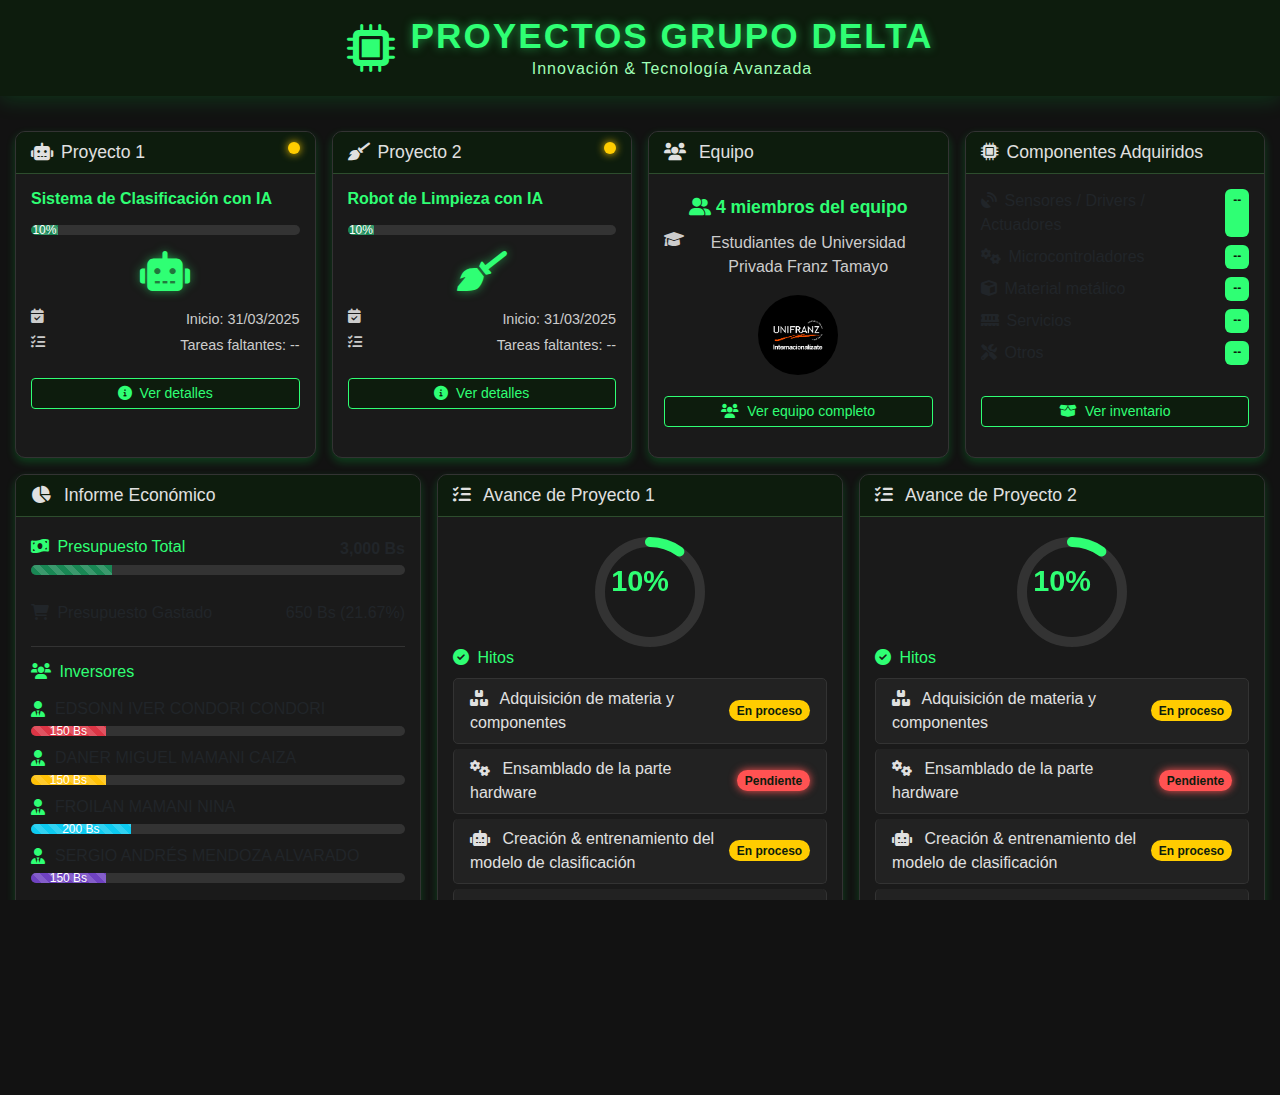
<file: index.html>
<!DOCTYPE html>
<html lang="es">
<head>
    <meta charset="UTF-8">
    <meta name="viewport" content="width=device-width, initial-scale=1.0">
    <title>Proyectos Grupo Delta</title>
    <!-- Bootstrap CSS -->
    <link href="https://cdn.jsdelivr.net/npm/bootstrap@5.3.0-alpha1/dist/css/bootstrap.min.css" rel="stylesheet">
    <!-- Font Awesome para iconos -->
    <link rel="stylesheet" href="https://cdnjs.cloudflare.com/ajax/libs/font-awesome/6.0.0/css/all.min.css">
    <!-- Estilos personalizados -->
    <link rel="stylesheet" href="styles.css">
</head>
<body>
    <!-- Header con título principal -->
    <header class="main-header">
        <div class="container-fluid">
            <div class="row align-items-center">
                <div class="col-12 text-center">
                    <div class="header-content">
                        <i class="fas fa-microchip logo-icon me-3"></i>
                        <div>
                            <h1 class="main-title">PROYECTOS GRUPO DELTA</h1>
                            <p class="subtitle">Innovación & Tecnología Avanzada</p>
                        </div>
                    </div>
                </div>
            </div>
        </div>
    </header>

    <!-- Contenedor principal -->
    <div class="container-fluid dashboard-container">
        <div class="row g-3">
            <!-- Proyecto 1 -->
            <div class="col-md-6 col-lg-3">
                <div class="card dashboard-card">
                    <div class="card-header d-flex justify-content-between">
                        <h5><i class="fas fa-robot me-2"></i>Proyecto 1</h5>
                        <div class="status-indicator in-progress" title="En progreso"></div>
                    </div>
                    <div class="card-body">
                        <h6 class="project-title">Sistema de Clasificación con IA</h6>
                        <div class="progress mt-3">
                            <div class="progress-bar bg-success" role="progressbar" style="width: 10%;" aria-valuenow="10" aria-valuemin="0" aria-valuemax="100">10%</div>
                        </div>
                        <div class="text-center mt-3">
                            <i class="fas fa-robot project-icon"></i>
                        </div>
                        <div class="project-stats mt-3">
                            <div class="stat-item">
                                <i class="fas fa-calendar-check"></i> Inicio: 31/03/2025
                            </div>
                            <div class="stat-item">
                                <i class="fas fa-tasks"></i> Tareas faltantes: --
                            </div>
                        </div>
                        <a href="proyecto1.html" class="btn btn-sm btn-custom mt-3 w-100">
                            <i class="fas fa-info-circle me-1"></i> Ver detalles
                        </a>
                    </div>
                </div>
            </div>
            
            <!-- Proyecto 2 -->
            <div class="col-md-6 col-lg-3">
                <div class="card dashboard-card">
                    <div class="card-header d-flex justify-content-between">
                        <h5><i class="fas fa-broom me-2"></i>Proyecto 2</h5>
                        <div class="status-indicator in-progress" title="En progreso"></div>
                    </div>
                    <div class="card-body">
                        <h6 class="project-title">Robot de Limpieza con IA</h6>
                        <div class="progress mt-3">
                            <div class="progress-bar bg-success" role="progressbar" style="width: 10%;" aria-valuenow="10" aria-valuemin="0" aria-valuemax="100">10%</div>
                        </div>
                        <div class="text-center mt-3">
                            <i class="fas fa-broom project-icon"></i>
                        </div>
                        <div class="project-stats mt-3">
                            <div class="stat-item">
                                <i class="fas fa-calendar-check"></i> Inicio: 31/03/2025
                            </div>
                            <div class="stat-item">
                                <i class="fas fa-tasks"></i> Tareas faltantes: --
                            </div>
                        </div>
                        <a href="proyecto2.html" class="btn btn-sm btn-custom mt-3 w-100">
                            <i class="fas fa-info-circle me-1"></i> Ver detalles
                        </a>
                    </div>
                </div>
            </div>
            
            <!-- Equipo -->
            <div class="col-md-6 col-lg-3">
                <div class="card dashboard-card">
                    <div class="card-header">
                        <h5><i class="fas fa-users me-2"></i> Equipo</h5>
                    </div>
                    <div class="card-body">
                        <div class="team-members text-center">
                            <div class="member-count">
                                <i class="fas fa-user-friends"></i> <span>4</span> miembros del equipo
                            </div>
                            <div class="team-stat">
                                <i class="fas fa-graduation-cap"></i> Estudiantes de Universidad Privada Franz Tamayo
                            </div>
                            <div class="logo-container mt-3">
                                <img src="Img/images.png" alt="Logo Universidad" class="rounded-circle" style="width:80px; height:80px;">
                            </div>
                        </div>
                        <a href="equipo.html" class="btn btn-sm btn-custom mt-3 w-100">
                            <i class="fas fa-users me-1"></i> Ver equipo completo
                        </a>
                    </div>
                </div>
            </div>
            
            <!-- Componentes Adquiridos -->
            <div class="col-md-6 col-lg-3">
                <div class="card dashboard-card">
                    <div class="card-header">
                        <h5><i class="fas fa-microchip me-2"></i>Componentes Adquiridos</h5>
                    </div>
                    <div class="card-body">
                        <div class="component-stats">
                            <div class="d-flex justify-content-between mb-2">
                                <span><i class="fas fa-satellite-dish me-2"></i>Sensores / Drivers / Actuadores</span>
                                <span class="badge bg-custom">--</span>
                            </div>
                            <div class="d-flex justify-content-between mb-2">
                                <span><i class="fas fa-cogs me-2"></i>Microcontroladores</span>
                                <span class="badge bg-custom">--</span>
                            </div>
                            <div class="d-flex justify-content-between mb-2">
                                <span><i class="fas fa-cube me-2"></i>Material metálico</span>
                                <span class="badge bg-custom">--</span>
                            </div>
                            <div class="d-flex justify-content-between mb-2">
                                <span><i class="fas fa-memory me-2"></i>Servicios</span>
                                <span class="badge bg-custom">--</span>
                            </div>
                            <div class="d-flex justify-content-between">
                                <span><i class="fas fa-tools me-2"></i>Otros</span>
                                <span class="badge bg-custom">--</span>
                            </div>
                        </div>
                        <a href="componentes.html" class="btn btn-sm btn-custom mt-3 w-100">
                            <i class="fas fa-box-open me-1"></i> Ver inventario
                        </a>
                    </div>
                </div>
            </div>
            
            <!-- Informe Económico -->
            <div class="col-md-6 col-lg-4">
                <div class="card dashboard-card">
                    <div class="card-header">
                        <h5><i class="fas fa-chart-pie me-2"></i> Informe Económico</h5>
                    </div>
                    <div class="card-body">
                        <div class="finance-item">
                            <div class="d-flex justify-content-between">
                                <h6><i class="fas fa-money-bill-wave me-1"></i> Presupuesto Total</h6>
                                <span class="fw-bold">3,000 Bs</span>
                            </div>
                            <div class="progress mt-1 mb-3">
                                <div class="progress-bar bg-success" role="progressbar"
                                    style="width: 21.67%;" aria-valuenow="21.67" aria-valuemin="0" aria-valuemax="100"></div>
                            </div>
                        </div>
                        <div class="finance-item">
                            <div class="d-flex justify-content-between">
                                <span><i class="fas fa-shopping-cart me-1"></i> Presupuesto Gastado</span>
                                <span>650 Bs (21.67%)</span>
                            </div>
                        </div>
                        <div class="investor-chart mt-3">
                            <h6><i class="fas fa-users me-1"></i> Inversores</h6>
                            <div class="inversor-list">
                                <div class="investor-item">
                                    <div class="investor-info">
                                        <i class="fas fa-user-tie"></i>
                                        <span>EDSONN IVER CONDORI CONDORI</span>
                                    </div>
                                    <div class="progress">
                                        <div class="progress-bar bg-danger" role="progressbar"
                                            style="width: 20%;" aria-valuenow="20" aria-valuemin="0" aria-valuemax="100">150 Bs
                                        </div>
                                    </div>
                                </div>
                                <div class="investor-item">
                                    <div class="investor-info">
                                        <i class="fas fa-user-tie"></i>
                                        <span>DANER MIGUEL MAMANI CAIZA</span>
                                    </div>
                                    <div class="progress">
                                        <div class="progress-bar bg-warning" role="progressbar"
                                            style="width: 20%;" aria-valuenow="20" aria-valuemin="0" aria-valuemax="100">150 Bs
                                        </div>
                                    </div>
                                </div>
                                <div class="investor-item">
                                    <div class="investor-info">
                                        <i class="fas fa-user-tie"></i>
                                        <span>FROILAN MAMANI NINA</span>
                                    </div>
                                    <div class="progress">
                                        <div class="progress-bar bg-info" role="progressbar"
                                            style="width: 26.67%;" aria-valuenow="26.67" aria-valuemin="0" aria-valuemax="100">200 Bs
                                        </div>
                                    </div>
                                </div>
                                <div class="investor-item">
                                    <div class="investor-info">
                                        <i class="fas fa-user-tie"></i>
                                        <span>SERGIO ANDRÉS MENDOZA ALVARADO</span>
                                    </div>
                                    <div class="progress">
                                        <div class="progress-bar" role="progressbar"
                                            style="width: 20%; background-color: #6f42c1;" aria-valuenow="20" aria-valuemin="0" aria-valuemax="100">150 Bs
                                        </div>
                                    </div>
                                </div>
                            </div>
                        </div>
                        <button onclick="window.location.href='informe_completo.html'" class="btn btn-sm btn-custom mt-3 w-100">
                            <i class="fas fa-file-invoice-dollar me-1"></i> Ver informe completo
                        </button>
                    </div>
                </div>
            </div>
            
            <!-- Avance de Proyecto 1 -->
            <div class="col-md-6 col-lg-4">
                <div class="card dashboard-card">
                <div class="card-header">
                    <h5><i class="fas fa-tasks me-2"></i> Avance de Proyecto 1</h5>
                </div>
                <div class="card-body">
                    <div class="circular-progress text-center">
                        <div class="progress-ring">
                            <canvas id="progressRingProject1" width="120" height="120"></canvas>
                            <div class="progress-text">10%</div>
                        </div>
                    </div>
                    <!-- Lista de Hitos -->
                    <div class="milestone-list mt-3">
                        <h6><i class="fas fa-check-circle me-1"></i> Hitos</h6>
                        <ul class="list-group">
                            <li class="list-group-item d-flex justify-content-between align-items-center">
                                <span><i class="fas fa-boxes me-2"></i> Adquisición de materia y componentes</span>
                                <span class="badge rounded-pill status-in-progress">En proceso</span>
                            </li>
                            <li class="list-group-item d-flex justify-content-between align-items-center">
                                <span><i class="fas fa-cogs me-2"></i> Ensamblado de la parte hardware</span>
                                <span class="badge rounded-pill status-pending">Pendiente</span>
                            </li>
                            <li class="list-group-item d-flex justify-content-between align-items-center">
                                <span><i class="fas fa-robot me-2"></i> Creación & entrenamiento del modelo de clasificación</span>
                                <span class="badge rounded-pill status-in-progress">En proceso</span>
                            </li>
                            <li class="list-group-item d-flex justify-content-between align-items-center">
                                <span><i class="fas fa-project-diagram me-2"></i> Integración del algoritmo con hardware</span>
                                <span class="badge rounded-pill status-pending">Pendiente</span>
                            </li>
                            <li class="list-group-item d-flex justify-content-between align-items-center">
                                <span><i class="fas fa-thumbs-up me-2"></i> Funcionamiento 100% de hardware</span>
                                <span class="badge rounded-pill status-pending">Pendiente</span>
                            </li>
                        </ul>
                    </div>
                </div>
                </div>
            </div>
      
            <!-- Avance de Proyecto 2 -->
            <div class="col-md-6 col-lg-4">
                <div class="card dashboard-card">
                <div class="card-header">
                    <h5><i class="fas fa-tasks me-2"></i> Avance de Proyecto 2</h5>
                </div>
                <div class="card-body">
                    <div class="circular-progress text-center">
                        <div class="progress-ring">
                            <canvas id="progressRingProject2" width="120" height="120"></canvas>
                            <div class="progress-text">10%</div>
                        </div>
                    </div>
                    <!-- Lista de Hitos -->
                    <div class="milestone-list mt-3">
                        <h6><i class="fas fa-check-circle me-1"></i> Hitos</h6>
                        <ul class="list-group">
                            <li class="list-group-item d-flex justify-content-between align-items-center">
                                <span><i class="fas fa-boxes me-2"></i> Adquisición de materia y componentes</span>
                                <span class="badge rounded-pill status-in-progress">En proceso</span>
                            </li>
                            <li class="list-group-item d-flex justify-content-between align-items-center">
                                <span><i class="fas fa-cogs me-2"></i> Ensamblado de la parte hardware</span>
                                <span class="badge rounded-pill status-pending">Pendiente</span>
                            </li>
                            <li class="list-group-item d-flex justify-content-between align-items-center">
                                <span><i class="fas fa-robot me-2"></i> Creación & entrenamiento del modelo de clasificación</span>
                                <span class="badge rounded-pill status-in-progress">En proceso</span>
                            </li>
                            <li class="list-group-item d-flex justify-content-between align-items-center">
                                <span><i class="fas fa-project-diagram me-2"></i> Integración del algoritmo con hardware</span>
                                <span class="badge rounded-pill status-pending">Pendiente</span>
                            </li>
                            <li class="list-group-item d-flex justify-content-between align-items-center">
                                <span><i class="fas fa-thumbs-up me-2"></i> Funcionamiento 100% de hardware</span>
                                <span class="badge rounded-pill status-pending">Pendiente</span>
                            </li>
                        </ul>
                    </div>
                </div>
                </div>
            </div>
        </div>
    </div>

    <!-- Bootstrap JS -->
    <script src="https://cdn.jsdelivr.net/npm/bootstrap@5.3.0-alpha1/dist/js/bootstrap.bundle.min.js"></script>
    <!-- Script personalizado para Progress Rings -->
    <script>
        function drawProgressRing(canvasId, percent, color) {
            const canvas = document.getElementById(canvasId);
            const ctx = canvas.getContext('2d');
            const radius = canvas.width / 2 - 10;
            const center = canvas.width / 2;

            // Limpiar canvas
            ctx.clearRect(0, 0, canvas.width, canvas.height);
            // Fondo del círculo
            ctx.beginPath();
            ctx.arc(center, center, radius, 0, 2 * Math.PI);
            ctx.strokeStyle = '#333';
            ctx.lineWidth = 10;
            ctx.stroke();

            // Arco de progreso
            ctx.beginPath();
            ctx.arc(
                center,
                center,
                radius,
                -Math.PI / 2,
                -Math.PI / 2 + 2 * Math.PI * percent
            );
            ctx.strokeStyle = color;
            ctx.lineWidth = 10;
            ctx.lineCap = 'round';
            ctx.stroke();
        }

        // Dibujar ambos anillos de progreso
        drawProgressRing('progressRingProject1', 0.10, '#2fff74');
        drawProgressRing('progressRingProject2', 0.10, '#2fff74');
    </script>
</body>
</html>
</file>
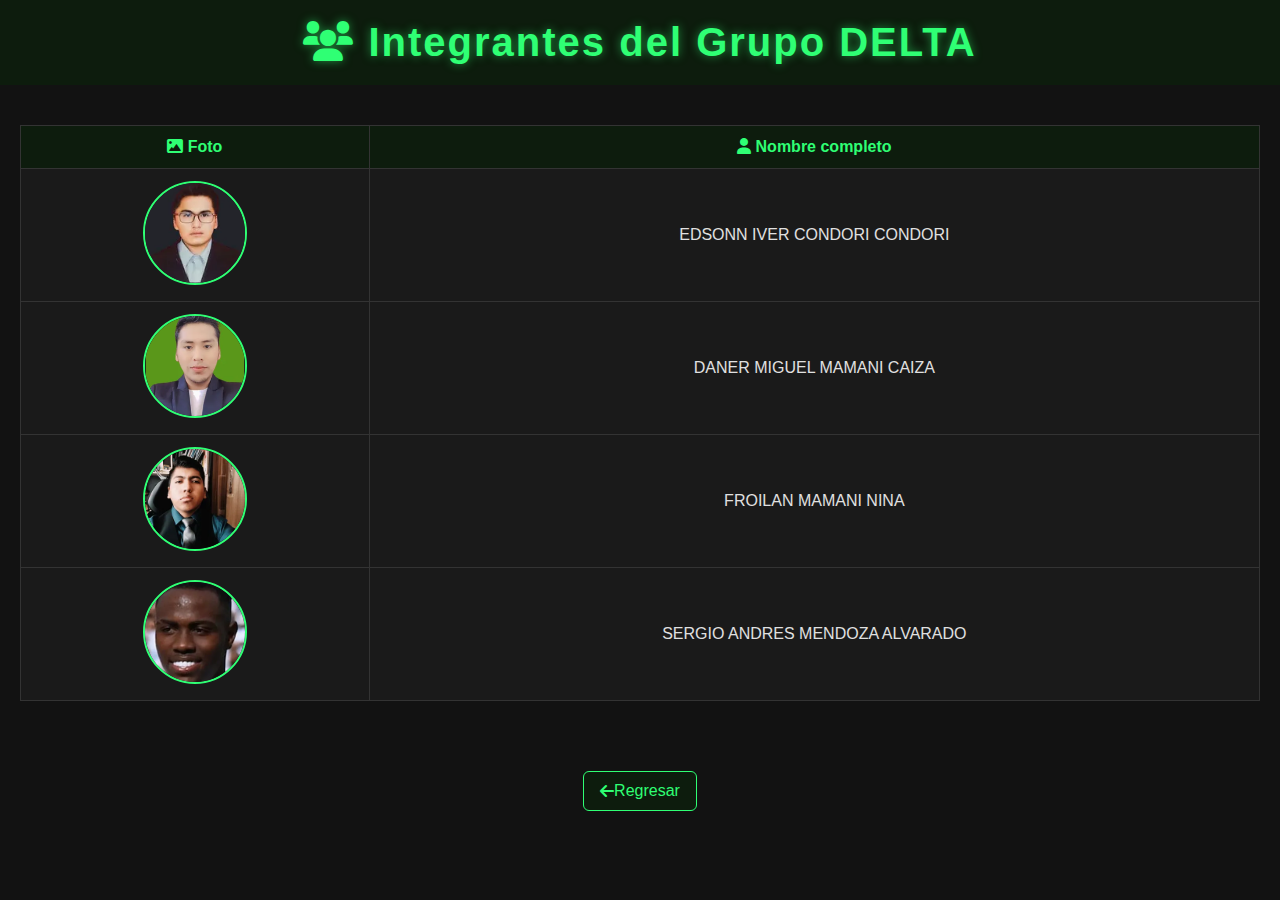
<file: equipo.html>
<!-- equipo.html -->
<!DOCTYPE html>
<html lang="es">
<head>
    <meta charset="UTF-8">
    <meta name="viewport" content="width=device-width, initial-scale=1.0">
    <title>Integrantes del Grupo DELTA</title>
    <link href="https://cdnjs.cloudflare.com/ajax/libs/font-awesome/6.0.0/css/all.min.css" rel="stylesheet">
    <style>
        /* Estilos generales */
        html, body {
            background-color: #121212;
            font-family: 'Segoe UI', Tahoma, Geneva, Verdana, sans-serif;
            color: #e0e0e0;
            margin: 0;
            padding: 0;
        }
        .main-header {
            background-color: #0d1c0d;
            padding: 20px 0;
        }
        .main-title {
            color: #2fff74;
            font-weight: 700;
            letter-spacing: 2px;
            margin: 0;
            text-shadow: 0 0 10px rgba(47, 255, 116, 0.5);
            font-size: 2.5rem;
            text-align: center;
        }
        .container {
            padding: 20px;
            text-align: center;
        }
        .table {
            width: 100%;
            border-collapse: collapse;
            margin-top: 20px;
            margin-bottom: 40px; /* separa del botón */
        }
        .table th,
        .table td {
            border: 1px solid #333;
            padding: 12px;
        }
        .table th {
            background-color: #0d1c0d;
            color: #2fff74;
        }
        .table td {
            background-color: #1a1a1a;
            color: #e0e0e0;
            text-align: center;
        }
        .table img {
            width: 100px;
            height: 100px;
            border-radius: 50%;
            border: 2px solid #2fff74;
            object-fit: cover;
        }
        .btn-custom {
            background-color: #0d1c0d;
            color: #2fff74;
            border: 1px solid #2fff74;
            transition: all 0.3s ease;
            display: inline-flex;
            align-items: center;
            justify-content: center;
            text-decoration: none;
            padding: 10px 16px;
            border-radius: 6px;
            font-size: 1rem;
        }
        .btn-custom:hover {
            background-color: #2fff74;
            color: #0d1c0d;
            transform: translateY(-2px);
            box-shadow: 0 4px 8px rgba(47, 255, 116, 0.3);
        }
        .back-button {
            margin-top: 30px; /* espacio extra sobre la tabla */
        }
    </style>
</head>
<body>
    <header class="main-header">
        <h1 class="main-title"><i class="fas fa-users me-2"></i> Integrantes del Grupo DELTA</h1>
    </header>
    <div class="container">
        <table class="table">
            <thead>
                <tr>
                    <th><i class="fas fa-image"></i> Foto</th>
                    <th><i class="fas fa-user"></i> Nombre completo</th>
                </tr>
            </thead>
            <tbody>
                <tr>
                    <td><img src="Img/edson.webp" alt="Miembro 1"></td>
                    <td>EDSONN IVER CONDORI CONDORI</td>
                </tr>
                <tr>
                    <td><img src="Img/miguel.png" alt="Miembro 2"></td>
                    <td>DANER MIGUEL MAMANI CAIZA</td>
                </tr>
                <tr>
                    <td><img src="Img/froilan.webp" alt="Miembro 3"></td>
                    <td>FROILAN MAMANI NINA</td>
                </tr>
                <tr>
                    <td><img src="Img/sergio.webp" alt="Miembro 4"></td>
                    <td>SERGIO ANDRES MENDOZA ALVARADO</td>
                </tr>
            </tbody>
        </table>
        <a href="index.html" class="btn-custom back-button">
            <i class="fas fa-arrow-left me-1"></i> Regresar
        </a>
    </div>
</body>
</html>
</file>
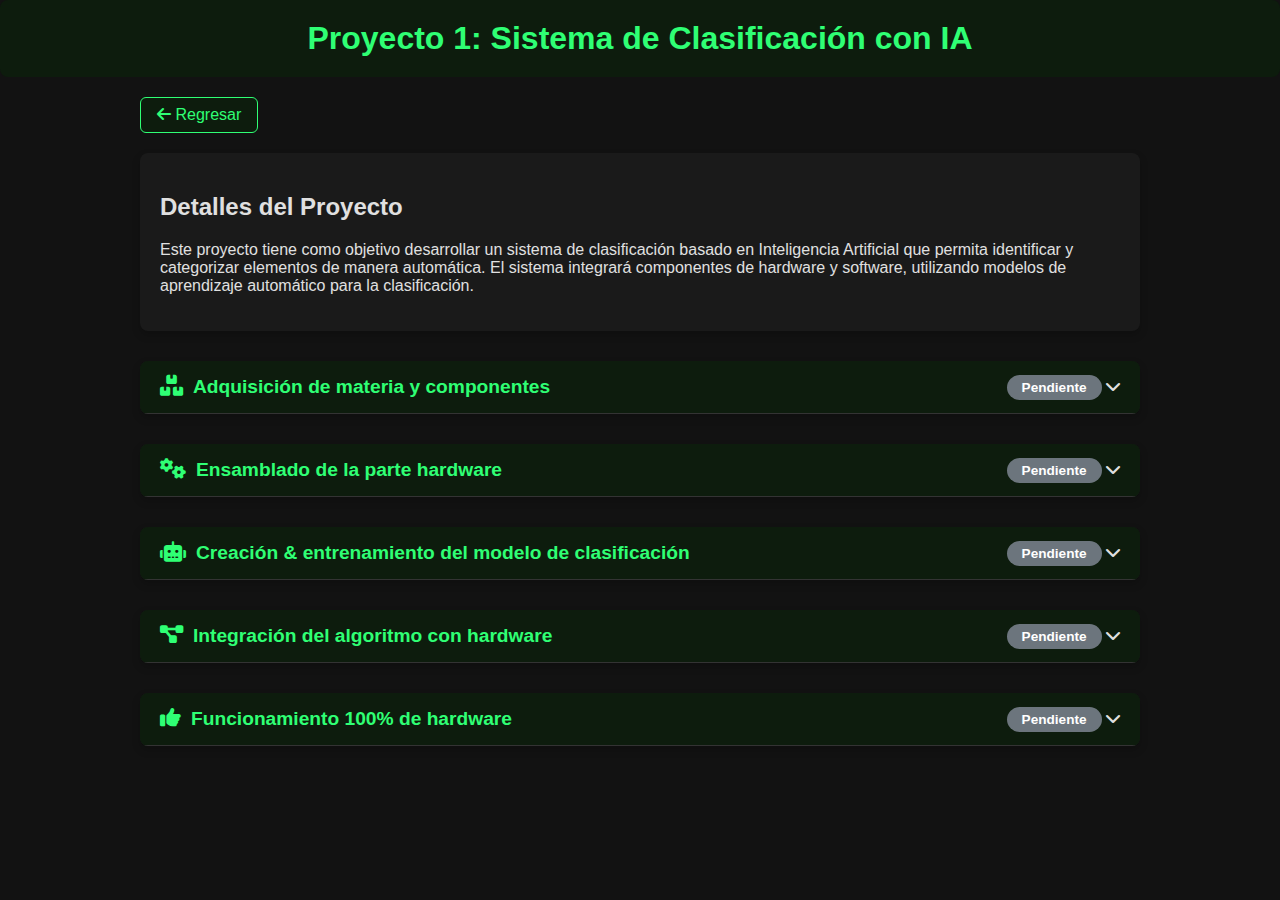
<file: proyecto1.html>
<!DOCTYPE html>
<html lang="es">
<head>
  <meta charset="UTF-8">
  <meta name="viewport" content="width=device-width, initial-scale=1.0">
  <title>Proyecto 1: Sistema de Clasificación con IA</title>
  <link href="https://cdnjs.cloudflare.com/ajax/libs/font-awesome/6.0.0/css/all.min.css" rel="stylesheet">
  <style>
    html, body { 
      background-color: #121212; 
      color: #e0e0e0; 
      font-family: 'Segoe UI', Tahoma, Geneva, Verdana, sans-serif; 
      margin: 0; 
      padding: 0; 
    }
    .container { 
      max-width: 1000px; 
      margin: 20px auto; 
      padding: 0 20px; 
    }
    .main-header { 
      text-align: center; 
      padding: 20px 0; 
      background: #0d1c0d; 
      border-radius: 8px;
      margin-bottom: 20px;
    }
    .main-title { 
      color: #2fff74; 
      font-size: 2rem; 
      margin: 0; 
    }
    .project-description {
      background: #1a1a1a;
      padding: 20px;
      border-radius: 8px;
      margin-bottom: 30px;
      box-shadow: 0 4px 8px rgba(0,0,0,0.2);
    }
    .milestone-section {
      background: #1a1a1a;
      border-radius: 8px;
      margin-bottom: 30px;
      overflow: hidden;
      box-shadow: 0 4px 8px rgba(0,0,0,0.2);
    }
    .milestone-header {
      background: #0d1c0d;
      padding: 15px 20px;
      display: flex;
      justify-content: space-between;
      align-items: center;
      cursor: pointer;
      border-bottom: 1px solid #333;
    }
    .milestone-header:hover {
      background: #0d2c0d;
    }
    .milestone-title {
      color: #2fff74;
      margin: 0;
      font-size: 1.2rem;
      display: flex;
      align-items: center;
    }
    .milestone-title i {
      margin-right: 10px;
      font-size: 1.3rem;
    }
    .milestone-status {
      padding: 5px 15px;
      border-radius: 20px;
      font-size: 0.85rem;
      font-weight: bold;
    }
    .status-pending {
      background-color: #6c757d;
      color: white;
    }
    .status-in-progress {
      background-color: #ffc107;
      color: #212529;
    }
    .status-completed {
      background-color: #2fff74;
      color: #212529;
    }
    .milestone-content {
      padding: 0;
    }
    .tasks-list {
      list-style: none;
      padding: 0;
      margin: 0;
    }
    .task-item {
      padding: 15px 20px;
      border-bottom: 1px solid #333;
      display: flex;
      justify-content: space-between;
      align-items: center;
    }
    .task-item:last-child {
      border-bottom: none;
    }
    .task-info {
      flex-grow: 1;
    }
    .task-name {
      font-weight: 500;
      margin-bottom: 5px;
    }
    .task-meta {
      display: flex;
      font-size: 0.85rem;
      color: #aaa;
    }
    .task-meta div {
      margin-right: 20px;
    }
    .task-meta i {
      margin-right: 5px;
    }
    .btn-custom { 
      background-color: #0d1c0d; 
      color: #2fff74; 
      border: 1px solid #2fff74; 
      padding: 8px 16px; 
      border-radius: 6px; 
      text-decoration: none; 
      display: inline-block; 
      margin-bottom: 20px; 
      transition: all 0.3s ease;
    }
    .btn-custom:hover {
      background-color: #0d2c0d;
      transform: translateY(-2px);
    }
    .chevron {
      transition: transform 0.3s ease;
    }
    .rotate {
      transform: rotate(180deg);
    }
  </style>
</head>
<body>
  <header class="main-header">
    <h1 class="main-title">Proyecto 1: Sistema de Clasificación con IA</h1>
  </header>
  
  <div class="container">
    <a href="index.html" class="btn-custom"><i class="fas fa-arrow-left me-1"></i> Regresar</a>
    
    <div class="project-description">
      <h2>Detalles del Proyecto</h2>
      <p>Este proyecto tiene como objetivo desarrollar un sistema de clasificación basado en Inteligencia Artificial que permita identificar y categorizar elementos de manera automática. El sistema integrará componentes de hardware y software, utilizando modelos de aprendizaje automático para la clasificación.</p>
    </div>
    
    <!-- Hito 1 -->
    <div class="milestone-section">
      <div class="milestone-header" onclick="toggleMilestone(this)">
        <h3 class="milestone-title">
          <i class="fas fa-boxes"></i>
          Adquisición de materia y componentes
        </h3>
        <div class="d-flex align-items-center">
          <span class="milestone-status status-pending">Pendiente</span>
          <i class="fas fa-chevron-down ms-3 chevron"></i>
        </div>
      </div>
      <div class="milestone-content" style="display: none;">
        <ul class="tasks-list">
          <li class="task-item">
            <div class="task-info">
              <div class="task-name">Actividad 1: Investigación de componentes necesarios</div>
              <div class="task-meta">
                <div><i class="fas fa-user"></i> Asignado: Nadie</div>
                <div><i class="fas fa-clock"></i> Estado: Pendiente</div>
              </div>
            </div>
          </li>
          <li class="task-item">
            <div class="task-info">
              <div class="task-name">Actividad 2: Cotización de materiales</div>
              <div class="task-meta">
                <div><i class="fas fa-user"></i> Asignado: Nadie</div>
                <div><i class="fas fa-clock"></i> Estado: Pendiente</div>
              </div>
            </div>
          </li>
          <li class="task-item">
            <div class="task-info">
              <div class="task-name">Actividad 3: Compra de componentes</div>
              <div class="task-meta">
                <div><i class="fas fa-user"></i> Asignado: Nadie</div>
                <div><i class="fas fa-clock"></i> Estado: Pendiente</div>
              </div>
            </div>
          </li>
        </ul>
      </div>
    </div>
    
    <!-- Hito 2 -->
    <div class="milestone-section">
      <div class="milestone-header" onclick="toggleMilestone(this)">
        <h3 class="milestone-title">
          <i class="fas fa-cogs"></i>
          Ensamblado de la parte hardware
        </h3>
        <div class="d-flex align-items-center">
          <span class="milestone-status status-pending">Pendiente</span>
          <i class="fas fa-chevron-down ms-3 chevron"></i>
        </div>
      </div>
      <div class="milestone-content" style="display: none;">
        <ul class="tasks-list">
          <li class="task-item">
            <div class="task-info">
              <div class="task-name">Actividad 1: Diseño del esquema de conexiones</div>
              <div class="task-meta">
                <div><i class="fas fa-user"></i> Asignado: Nadie</div>
                <div><i class="fas fa-clock"></i> Estado: Pendiente</div>
              </div>
            </div>
          </li>
          <li class="task-item">
            <div class="task-info">
              <div class="task-name">Actividad 2: Montaje de componentes electrónicos</div>
              <div class="task-meta">
                <div><i class="fas fa-user"></i> Asignado: Nadie</div>
                <div><i class="fas fa-clock"></i> Estado: Pendiente</div>
              </div>
            </div>
          </li>
          <li class="task-item">
            <div class="task-info">
              <div class="task-name">Actividad 3: Prueba inicial de hardware</div>
              <div class="task-meta">
                <div><i class="fas fa-user"></i> Asignado: Nadie</div>
                <div><i class="fas fa-clock"></i> Estado: Pendiente</div>
              </div>
            </div>
          </li>
        </ul>
      </div>
    </div>
    
    <!-- Hito 3 -->
    <div class="milestone-section">
      <div class="milestone-header" onclick="toggleMilestone(this)">
        <h3 class="milestone-title">
          <i class="fas fa-robot"></i>
          Creación & entrenamiento del modelo de clasificación
        </h3>
        <div class="d-flex align-items-center">
          <span class="milestone-status status-pending">Pendiente</span>
          <i class="fas fa-chevron-down ms-3 chevron"></i>
        </div>
      </div>
      <div class="milestone-content" style="display: none;">
        <ul class="tasks-list">
          <li class="task-item">
            <div class="task-info">
              <div class="task-name">Actividad 1: Recopilación de datos para entrenamiento</div>
              <div class="task-meta">
                <div><i class="fas fa-user"></i> Asignado: Nadie</div>
                <div><i class="fas fa-clock"></i> Estado: Pendiente</div>
              </div>
            </div>
          </li>
          <li class="task-item">
            <div class="task-info">
              <div class="task-name">Actividad 2: Diseño y desarrollo del modelo de IA</div>
              <div class="task-meta">
                <div><i class="fas fa-user"></i> Asignado: Nadie</div>
                <div><i class="fas fa-clock"></i> Estado: Pendiente</div>
              </div>
            </div>
          </li>
          <li class="task-item">
            <div class="task-info">
              <div class="task-name">Actividad 3: Validación del modelo</div>
              <div class="task-meta">
                <div><i class="fas fa-user"></i> Asignado: Nadie</div>
                <div><i class="fas fa-clock"></i> Estado: Pendiente</div>
              </div>
            </div>
          </li>
        </ul>
      </div>
    </div>
    
    <!-- Hito 4 -->
    <div class="milestone-section">
      <div class="milestone-header" onclick="toggleMilestone(this)">
        <h3 class="milestone-title">
          <i class="fas fa-project-diagram"></i>
          Integración del algoritmo con hardware
        </h3>
        <div class="d-flex align-items-center">
          <span class="milestone-status status-pending">Pendiente</span>
          <i class="fas fa-chevron-down ms-3 chevron"></i>
        </div>
      </div>
      <div class="milestone-content" style="display: none;">
        <ul class="tasks-list">
          <li class="task-item">
            <div class="task-info">
              <div class="task-name">Actividad 1: Optimización del modelo para el hardware</div>
              <div class="task-meta">
                <div><i class="fas fa-user"></i> Asignado: Nadie</div>
                <div><i class="fas fa-clock"></i> Estado: Pendiente</div>
              </div>
            </div>
          </li>
          <li class="task-item">
            <div class="task-info">
              <div class="task-name">Actividad 2: Desarrollo de interfaz de comunicación</div>
              <div class="task-meta">
                <div><i class="fas fa-user"></i> Asignado: Nadie</div>
                <div><i class="fas fa-clock"></i> Estado: Pendiente</div>
              </div>
            </div>
          </li>
          <li class="task-item">
            <div class="task-info">
              <div class="task-name">Actividad 3: Implementación del algoritmo en dispositivo</div>
              <div class="task-meta">
                <div><i class="fas fa-user"></i> Asignado: Nadie</div>
                <div><i class="fas fa-clock"></i> Estado: Pendiente</div>
              </div>
            </div>
          </li>
        </ul>
      </div>
    </div>
    
    <!-- Hito 5 -->
    <div class="milestone-section">
      <div class="milestone-header" onclick="toggleMilestone(this)">
        <h3 class="milestone-title">
          <i class="fas fa-thumbs-up"></i>
          Funcionamiento 100% de hardware
        </h3>
        <div class="d-flex align-items-center">
          <span class="milestone-status status-pending">Pendiente</span>
          <i class="fas fa-chevron-down ms-3 chevron"></i>
        </div>
      </div>
      <div class="milestone-content" style="display: none;">
        <ul class="tasks-list">
          <li class="task-item">
            <div class="task-info">
              <div class="task-name">Actividad 1: Pruebas de funcionamiento completo</div>
              <div class="task-meta">
                <div><i class="fas fa-user"></i> Asignado: Nadie</div>
                <div><i class="fas fa-clock"></i> Estado: Pendiente</div>
              </div>
            </div>
          </li>
          <li class="task-item">
            <div class="task-info">
              <div class="task-name">Actividad 2: Corrección de errores detectados</div>
              <div class="task-meta">
                <div><i class="fas fa-user"></i> Asignado: Nadie</div>
                <div><i class="fas fa-clock"></i> Estado: Pendiente</div>
              </div>
            </div>
          </li>
          <li class="task-item">
            <div class="task-info">
              <div class="task-name">Actividad 3: Validación final del sistema</div>
              <div class="task-meta">
                <div><i class="fas fa-user"></i> Asignado: Nadie</div>
                <div><i class="fas fa-clock"></i> Estado: Pendiente</div>
              </div>
            </div>
          </li>
        </ul>
      </div>
    </div>
  </div>

  <script>
    function toggleMilestone(element) {
      const content = element.nextElementSibling;
      const chevron = element.querySelector('.chevron');
      
      if (content.style.display === "none" || content.style.display === "") {
        content.style.display = "block";
        chevron.classList.add('rotate');
      } else {
        content.style.display = "none";
        chevron.classList.remove('rotate');
      }
    }
  </script>
</body>
</html>
</file>
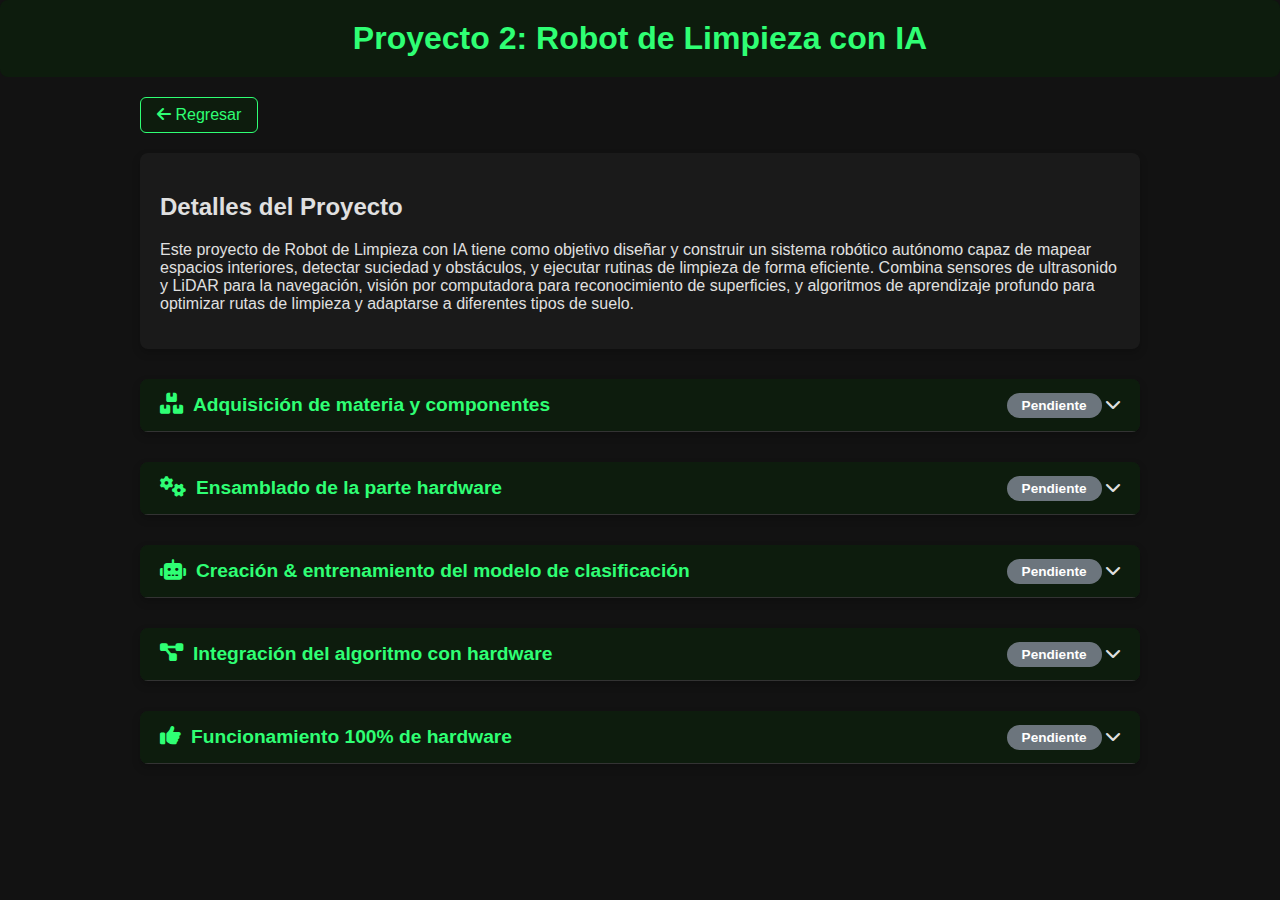
<file: proyecto2.html>
<!DOCTYPE html>
<html lang="es">
<head>
  <meta charset="UTF-8">
  <meta name="viewport" content="width=device-width, initial-scale=1.0">
  <title>Proyecto 1: Sistema de Clasificación con IA</title>
  <link href="https://cdnjs.cloudflare.com/ajax/libs/font-awesome/6.0.0/css/all.min.css" rel="stylesheet">
  <style>
    html, body { 
      background-color: #121212; 
      color: #e0e0e0; 
      font-family: 'Segoe UI', Tahoma, Geneva, Verdana, sans-serif; 
      margin: 0; 
      padding: 0; 
    }
    .container { 
      max-width: 1000px; 
      margin: 20px auto; 
      padding: 0 20px; 
    }
    .main-header { 
      text-align: center; 
      padding: 20px 0; 
      background: #0d1c0d; 
      border-radius: 8px;
      margin-bottom: 20px;
    }
    .main-title { 
      color: #2fff74; 
      font-size: 2rem; 
      margin: 0; 
    }
    .project-description {
      background: #1a1a1a;
      padding: 20px;
      border-radius: 8px;
      margin-bottom: 30px;
      box-shadow: 0 4px 8px rgba(0,0,0,0.2);
    }
    .milestone-section {
      background: #1a1a1a;
      border-radius: 8px;
      margin-bottom: 30px;
      overflow: hidden;
      box-shadow: 0 4px 8px rgba(0,0,0,0.2);
    }
    .milestone-header {
      background: #0d1c0d;
      padding: 15px 20px;
      display: flex;
      justify-content: space-between;
      align-items: center;
      cursor: pointer;
      border-bottom: 1px solid #333;
    }
    .milestone-header:hover {
      background: #0d2c0d;
    }
    .milestone-title {
      color: #2fff74;
      margin: 0;
      font-size: 1.2rem;
      display: flex;
      align-items: center;
    }
    .milestone-title i {
      margin-right: 10px;
      font-size: 1.3rem;
    }
    .milestone-status {
      padding: 5px 15px;
      border-radius: 20px;
      font-size: 0.85rem;
      font-weight: bold;
    }
    .status-pending {
      background-color: #6c757d;
      color: white;
    }
    .status-in-progress {
      background-color: #ffc107;
      color: #212529;
    }
    .status-completed {
      background-color: #2fff74;
      color: #212529;
    }
    .milestone-content {
      padding: 0;
    }
    .tasks-list {
      list-style: none;
      padding: 0;
      margin: 0;
    }
    .task-item {
      padding: 15px 20px;
      border-bottom: 1px solid #333;
      display: flex;
      justify-content: space-between;
      align-items: center;
    }
    .task-item:last-child {
      border-bottom: none;
    }
    .task-info {
      flex-grow: 1;
    }
    .task-name {
      font-weight: 500;
      margin-bottom: 5px;
    }
    .task-meta {
      display: flex;
      font-size: 0.85rem;
      color: #aaa;
    }
    .task-meta div {
      margin-right: 20px;
    }
    .task-meta i {
      margin-right: 5px;
    }
    .btn-custom { 
      background-color: #0d1c0d; 
      color: #2fff74; 
      border: 1px solid #2fff74; 
      padding: 8px 16px; 
      border-radius: 6px; 
      text-decoration: none; 
      display: inline-block; 
      margin-bottom: 20px; 
      transition: all 0.3s ease;
    }
    .btn-custom:hover {
      background-color: #0d2c0d;
      transform: translateY(-2px);
    }
    .chevron {
      transition: transform 0.3s ease;
    }
    .rotate {
      transform: rotate(180deg);
    }
  </style>
</head>
<body>
  <header class="main-header">
    <h1 class="main-title">Proyecto 2: Robot de Limpieza con IA</h1>
  </header>
  
  <div class="container">
    <a href="index.html" class="btn-custom"><i class="fas fa-arrow-left me-1"></i> Regresar</a>
    
    <div class="project-description">
        <h2>Detalles del Proyecto</h2>
        <p>
          Este proyecto de Robot de Limpieza con IA tiene como objetivo diseñar y construir un sistema robótico autónomo capaz de mapear espacios interiores, detectar suciedad y obstáculos, y ejecutar rutinas de limpieza de forma eficiente. 
          Combina sensores de ultrasonido y LiDAR para la navegación, visión por computadora para reconocimiento de superficies, y algoritmos de aprendizaje profundo para optimizar rutas de limpieza y adaptarse a diferentes tipos de suelo.
        </p>
      </div>
      
    <!-- Hito 1 -->
    <div class="milestone-section">
      <div class="milestone-header" onclick="toggleMilestone(this)">
        <h3 class="milestone-title">
          <i class="fas fa-boxes"></i>
          Adquisición de materia y componentes
        </h3>
        <div class="d-flex align-items-center">
          <span class="milestone-status status-pending">Pendiente</span>
          <i class="fas fa-chevron-down ms-3 chevron"></i>
        </div>
      </div>
      <div class="milestone-content" style="display: none;">
        <ul class="tasks-list">
          <li class="task-item">
            <div class="task-info">
              <div class="task-name">Actividad 1: Investigación de componentes necesarios</div>
              <div class="task-meta">
                <div><i class="fas fa-user"></i> Asignado: Nadie</div>
                <div><i class="fas fa-clock"></i> Estado: Pendiente</div>
              </div>
            </div>
          </li>
          <li class="task-item">
            <div class="task-info">
              <div class="task-name">Actividad 2: Cotización de materiales</div>
              <div class="task-meta">
                <div><i class="fas fa-user"></i> Asignado: Nadie</div>
                <div><i class="fas fa-clock"></i> Estado: Pendiente</div>
              </div>
            </div>
          </li>
          <li class="task-item">
            <div class="task-info">
              <div class="task-name">Actividad 3: Compra de componentes</div>
              <div class="task-meta">
                <div><i class="fas fa-user"></i> Asignado: Nadie</div>
                <div><i class="fas fa-clock"></i> Estado: Pendiente</div>
              </div>
            </div>
          </li>
        </ul>
      </div>
    </div>
    
    <!-- Hito 2 -->
    <div class="milestone-section">
      <div class="milestone-header" onclick="toggleMilestone(this)">
        <h3 class="milestone-title">
          <i class="fas fa-cogs"></i>
          Ensamblado de la parte hardware
        </h3>
        <div class="d-flex align-items-center">
          <span class="milestone-status status-pending">Pendiente</span>
          <i class="fas fa-chevron-down ms-3 chevron"></i>
        </div>
      </div>
      <div class="milestone-content" style="display: none;">
        <ul class="tasks-list">
          <li class="task-item">
            <div class="task-info">
              <div class="task-name">Actividad 1: Diseño del esquema de conexiones</div>
              <div class="task-meta">
                <div><i class="fas fa-user"></i> Asignado: Nadie</div>
                <div><i class="fas fa-clock"></i> Estado: Pendiente</div>
              </div>
            </div>
          </li>
          <li class="task-item">
            <div class="task-info">
              <div class="task-name">Actividad 2: Montaje de componentes electrónicos</div>
              <div class="task-meta">
                <div><i class="fas fa-user"></i> Asignado: Nadie</div>
                <div><i class="fas fa-clock"></i> Estado: Pendiente</div>
              </div>
            </div>
          </li>
          <li class="task-item">
            <div class="task-info">
              <div class="task-name">Actividad 3: Prueba inicial de hardware</div>
              <div class="task-meta">
                <div><i class="fas fa-user"></i> Asignado: Nadie</div>
                <div><i class="fas fa-clock"></i> Estado: Pendiente</div>
              </div>
            </div>
          </li>
        </ul>
      </div>
    </div>
    
    <!-- Hito 3 -->
    <div class="milestone-section">
      <div class="milestone-header" onclick="toggleMilestone(this)">
        <h3 class="milestone-title">
          <i class="fas fa-robot"></i>
          Creación & entrenamiento del modelo de clasificación
        </h3>
        <div class="d-flex align-items-center">
          <span class="milestone-status status-pending">Pendiente</span>
          <i class="fas fa-chevron-down ms-3 chevron"></i>
        </div>
      </div>
      <div class="milestone-content" style="display: none;">
        <ul class="tasks-list">
          <li class="task-item">
            <div class="task-info">
              <div class="task-name">Actividad 1: Recopilación de datos para entrenamiento</div>
              <div class="task-meta">
                <div><i class="fas fa-user"></i> Asignado: Nadie</div>
                <div><i class="fas fa-clock"></i> Estado: Pendiente</div>
              </div>
            </div>
          </li>
          <li class="task-item">
            <div class="task-info">
              <div class="task-name">Actividad 2: Diseño y desarrollo del modelo de IA</div>
              <div class="task-meta">
                <div><i class="fas fa-user"></i> Asignado: Nadie</div>
                <div><i class="fas fa-clock"></i> Estado: Pendiente</div>
              </div>
            </div>
          </li>
          <li class="task-item">
            <div class="task-info">
              <div class="task-name">Actividad 3: Validación del modelo</div>
              <div class="task-meta">
                <div><i class="fas fa-user"></i> Asignado: Nadie</div>
                <div><i class="fas fa-clock"></i> Estado: Pendiente</div>
              </div>
            </div>
          </li>
        </ul>
      </div>
    </div>
    
    <!-- Hito 4 -->
    <div class="milestone-section">
      <div class="milestone-header" onclick="toggleMilestone(this)">
        <h3 class="milestone-title">
          <i class="fas fa-project-diagram"></i>
          Integración del algoritmo con hardware
        </h3>
        <div class="d-flex align-items-center">
          <span class="milestone-status status-pending">Pendiente</span>
          <i class="fas fa-chevron-down ms-3 chevron"></i>
        </div>
      </div>
      <div class="milestone-content" style="display: none;">
        <ul class="tasks-list">
          <li class="task-item">
            <div class="task-info">
              <div class="task-name">Actividad 1: Optimización del modelo para el hardware</div>
              <div class="task-meta">
                <div><i class="fas fa-user"></i> Asignado: Nadie</div>
                <div><i class="fas fa-clock"></i> Estado: Pendiente</div>
              </div>
            </div>
          </li>
          <li class="task-item">
            <div class="task-info">
              <div class="task-name">Actividad 2: Desarrollo de interfaz de comunicación</div>
              <div class="task-meta">
                <div><i class="fas fa-user"></i> Asignado: Nadie</div>
                <div><i class="fas fa-clock"></i> Estado: Pendiente</div>
              </div>
            </div>
          </li>
          <li class="task-item">
            <div class="task-info">
              <div class="task-name">Actividad 3: Implementación del algoritmo en dispositivo</div>
              <div class="task-meta">
                <div><i class="fas fa-user"></i> Asignado: Nadie</div>
                <div><i class="fas fa-clock"></i> Estado: Pendiente</div>
              </div>
            </div>
          </li>
        </ul>
      </div>
    </div>
    
    <!-- Hito 5 -->
    <div class="milestone-section">
      <div class="milestone-header" onclick="toggleMilestone(this)">
        <h3 class="milestone-title">
          <i class="fas fa-thumbs-up"></i>
          Funcionamiento 100% de hardware
        </h3>
        <div class="d-flex align-items-center">
          <span class="milestone-status status-pending">Pendiente</span>
          <i class="fas fa-chevron-down ms-3 chevron"></i>
        </div>
      </div>
      <div class="milestone-content" style="display: none;">
        <ul class="tasks-list">
          <li class="task-item">
            <div class="task-info">
              <div class="task-name">Actividad 1: Pruebas de funcionamiento completo</div>
              <div class="task-meta">
                <div><i class="fas fa-user"></i> Asignado: Nadie</div>
                <div><i class="fas fa-clock"></i> Estado: Pendiente</div>
              </div>
            </div>
          </li>
          <li class="task-item">
            <div class="task-info">
              <div class="task-name">Actividad 2: Corrección de errores detectados</div>
              <div class="task-meta">
                <div><i class="fas fa-user"></i> Asignado: Nadie</div>
                <div><i class="fas fa-clock"></i> Estado: Pendiente</div>
              </div>
            </div>
          </li>
          <li class="task-item">
            <div class="task-info">
              <div class="task-name">Actividad 3: Validación final del sistema</div>
              <div class="task-meta">
                <div><i class="fas fa-user"></i> Asignado: Nadie</div>
                <div><i class="fas fa-clock"></i> Estado: Pendiente</div>
              </div>
            </div>
          </li>
        </ul>
      </div>
    </div>
  </div>

  <script>
    function toggleMilestone(element) {
      const content = element.nextElementSibling;
      const chevron = element.querySelector('.chevron');
      
      if (content.style.display === "none" || content.style.display === "") {
        content.style.display = "block";
        chevron.classList.add('rotate');
      } else {
        content.style.display = "none";
        chevron.classList.remove('rotate');
      }
    }
  </script>
</body>
</html>
</file>
<file: styles.css>
/* Estilos generales */
html, body {
    background-color: #121212;
    font-family: 'Segoe UI', Tahoma, Geneva, Verdana, sans-serif;
    color: #e0e0e0;
    margin: 0;
    padding: 0;
    height: 100%;
    overflow-x: hidden;
}

.dashboard-container {
    padding: 15px;
    margin-bottom: 20px;
}

/* Header principal */
.main-header {
    background-color: #0d1c0d;
    padding: 15px 0;
    box-shadow: 0 4px 20px rgba(0, 255, 76, 0.15);
    margin-bottom: 20px;
}

.header-content {
    display: flex;
    align-items: center;
    justify-content: center;
}

.main-title {
    color: #2fff74;
    font-weight: 700;
    letter-spacing: 2px;
    margin: 0;
    text-shadow: 0 0 10px rgba(47, 255, 116, 0.5);
    font-size: 2.2rem;
}

.subtitle {
    color: #a0ffb7;
    margin: 0;
    font-size: 1rem;
    letter-spacing: 1px;
}

.logo-icon {
    font-size: 3rem;
    color: #2fff74;
    animation: pulse 3s infinite;
}

/* Contenedor principal ajustado para evitar scroll */
.container-fluid {
    padding-right: 15px;
    padding-left: 15px;
}

/* Estilos para las tarjetas del dashboard */
.dashboard-card {
    height: 100%;
    border-radius: 10px;
    box-shadow: 0 4px 10px rgba(0, 255, 76, 0.2);
    transition: transform 0.3s ease, box-shadow 0.3s ease;
    overflow: hidden;
    background-color: #1a1a1a;
    border: 1px solid #333;
    margin-bottom: 15px;
}

.dashboard-card:hover {
    transform: translateY(-5px);
    box-shadow: 0 8px 20px rgba(0, 255, 76, 0.3);
}

.card-header {
    background-color: #0d1c0d;
    color: #e0e0e0;
    font-weight: 600;
    padding: 10px 15px;
    border-bottom: 1px solid #2d4d2d;
}

.card-header h5 {
    margin: 0;
    font-size: 1.1rem;
}

.card-body {
    padding: 15px;
}

/* Indicador de estado del proyecto */
.status-indicator {
    width: 12px;
    height: 12px;
    border-radius: 50%;
    display: inline-block;
}

.completed {
    background-color: #2fff74;
    box-shadow: 0 0 8px #2fff74;
}

.in-progress {
    background-color: #ffcc00;
    box-shadow: 0 0 8px #ffcc00;
}

.not-started, .status-pending {
    background-color: #ff5252;
    box-shadow: 0 0 8px #ff5252;
}

/* Badges para los estados */
.status-completed {
    background-color: #2fff74;
    color: #0d1c0d;
}

.status-in-progress {
    background-color: #ffcc00;
    color: #0d1c0d;
}

.status-pending {
    background-color: #ff5252;
    color: #0d1c0d;
}

/* Iconos de proyecto */
.project-icon {
    font-size: 2.5rem;
    color: #2fff74;
    text-shadow: 0 0 10px rgba(47, 255, 116, 0.5);
}

/* Títulos de proyectos */
.project-title {
    font-weight: 600;
    color: #2fff74;
    margin-bottom: 15px;
}

/* Estilos para la barra de progreso */
.progress {
    height: 10px;
    background-color: #333;
    border-radius: 5px;
    overflow: hidden;
}

.progress-bar {
    background-color: #2fff74;
    background-image: linear-gradient(45deg, rgba(255,255,255,.15) 25%, transparent 25%, transparent 50%, rgba(255,255,255,.15) 50%, rgba(255,255,255,.15) 75%, transparent 75%, transparent);
    background-size: 1rem 1rem;
    animation: progress-bar-stripes 1s linear infinite;
}

/* Estadísticas del proyecto */
.project-stats {
    margin-top: 15px;
}

.stat-item {
    display: flex;
    justify-content: space-between;
    margin-bottom: 5px;
    font-size: 0.9rem;
    color: #ccc;
}

/* Estilos para la sección de equipo */
.team-members {
    padding: 5px 0;
}

.member-count {
    font-size: 1.1rem;
    font-weight: 600;
    margin-bottom: 10px;
    color: #2fff74;
}

.team-stat {
    display: flex;
    justify-content: space-between;
    margin-bottom: 8px;
    color: #ccc;
}

/* Componentes adquiridos */
.component-stats {
    margin-bottom: 15px;
}

.bg-custom {
    background-color: #2fff74;
    color: #0d1c0d;
}

/* Botones personalizados */
.btn-custom {
    background-color: #0d1c0d;
    color: #2fff74;
    border: 1px solid #2fff74;
    transition: all 0.3s ease;
}

.btn-custom:hover {
    background-color: #2fff74;
    color: #0d1c0d;
    transform: translateY(-2px);
    box-shadow: 0 4px 8px rgba(47, 255, 116, 0.3);
}

/* Estilos para componentes financieros */
.finance-item {
    padding: 5px 0;
}

.finance-item h6 {
    color: #2fff74;
    margin: 0;
}

/* Estilos para los inversores */
.investor-chart {
    border-top: 1px solid #333;
    padding-top: 15px;
}

.investor-chart h6 {
    color: #2fff74;
    margin-bottom: 15px;
}

.investor-item {
    margin-bottom: 10px;
}

.investor-info {
    display: flex;
    align-items: center;
    margin-bottom: 5px;
}

.investor-info i {
    color: #2fff74;
    margin-right: 10px;
}

/* Progreso circular */
.circular-progress {
    display: flex;
    justify-content: center;
    align-items: center;
    margin-bottom: 15px;
}

.progress-ring {
    position: relative;
    width: 100px;
    height: 100px;
}

.progress-text {
    position: absolute;
    top: 50%;
    left: 50%;
    transform: translate(-50%, -50%);
    font-size: 1.8rem;
    font-weight: bold;
    color: #2fff74;
}

/* Lista de hitos */
.milestone-list h6 {
    color: #2fff74;
    margin-bottom: 10px;
}

.list-group-item {
    background-color: #222;
    border: 1px solid #333;
    color: #e0e0e0;
    margin-bottom: 5px;
    border-radius: 5px !important;
}

/* Media queries para responsividad */
@media (max-width: 992px) {
    .main-title {
        font-size: 1.8rem;
    }
    
    .subtitle {
        font-size: 0.9rem;
    }
    
    .dashboard-container {
        padding: 10px;
    }
}

@media (max-width: 768px) {
    .main-header {
        padding: 10px 0;
    }
    
    .logo-icon {
        font-size: 2.2rem;
    }
    
    .progress-ring {
        width: 80px;
        height: 80px;
    }
    
    .progress-text {
        font-size: 1.3rem;
    }
    
    .card-body {
        padding: 10px;
    }
}

@media (max-width: 576px) {
    .dashboard-container {
        padding: 8px;
    }
    
    .card-header h5 {
        font-size: 0.9rem;
    }
    
    .project-icon {
        font-size: 1.8rem;
    }
    
    .main-title {
        font-size: 1.3rem;
    }
    
    .progress-ring {
        width: 70px;
        height: 70px;
    }
    
    .progress-text {
        font-size: 1.1rem;
    }
}

/* Ajustes para pantallas muy pequeñas */
@media (max-width: 400px) {
    .header-content {
        flex-direction: column;
    }
    
    .logo-icon {
        margin-bottom: 10px;
    }
}

/* Animaciones */
@keyframes pulse {
    0% {
        transform: scale(1);
        opacity: 1;
    }
    50% {
        transform: scale(1.05);
        opacity: 0.8;
    }
    100% {
        transform: scale(1);
        opacity: 1;
    }
}

@keyframes progress-bar-stripes {
    from {
        background-position: 1rem 0;
    }
    to {
        background-position: 0 0;
    }
}

.pulse {
    animation: pulse 2s infinite;
}

/* Animación de entrada */
@keyframes fadeIn {
    from {
        opacity: 0;
        transform: translateY(20px);
    }
    to {
        opacity: 1;
        transform: translateY(0);
    }
}

.dashboard-card {
    animation: fadeIn 0.6s ease;
}

/* Retraso de animación para elementos en cascada */
.row > div:nth-child(1) .dashboard-card { animation-delay: 0.1s; }
.row > div:nth-child(2) .dashboard-card { animation-delay: 0.2s; }
.row > div:nth-child(3) .dashboard-card { animation-delay: 0.3s; }
.row > div:nth-child(4) .dashboard-card { animation-delay: 0.4s; }
.row > div:nth-child(5) .dashboard-card { animation-delay: 0.5s; }
.row > div:nth-child(6) .dashboard-card { animation-delay: 0.6s; }
.row > div:nth-child(7) .dashboard-card { animation-delay: 0.7s; }
</file>
